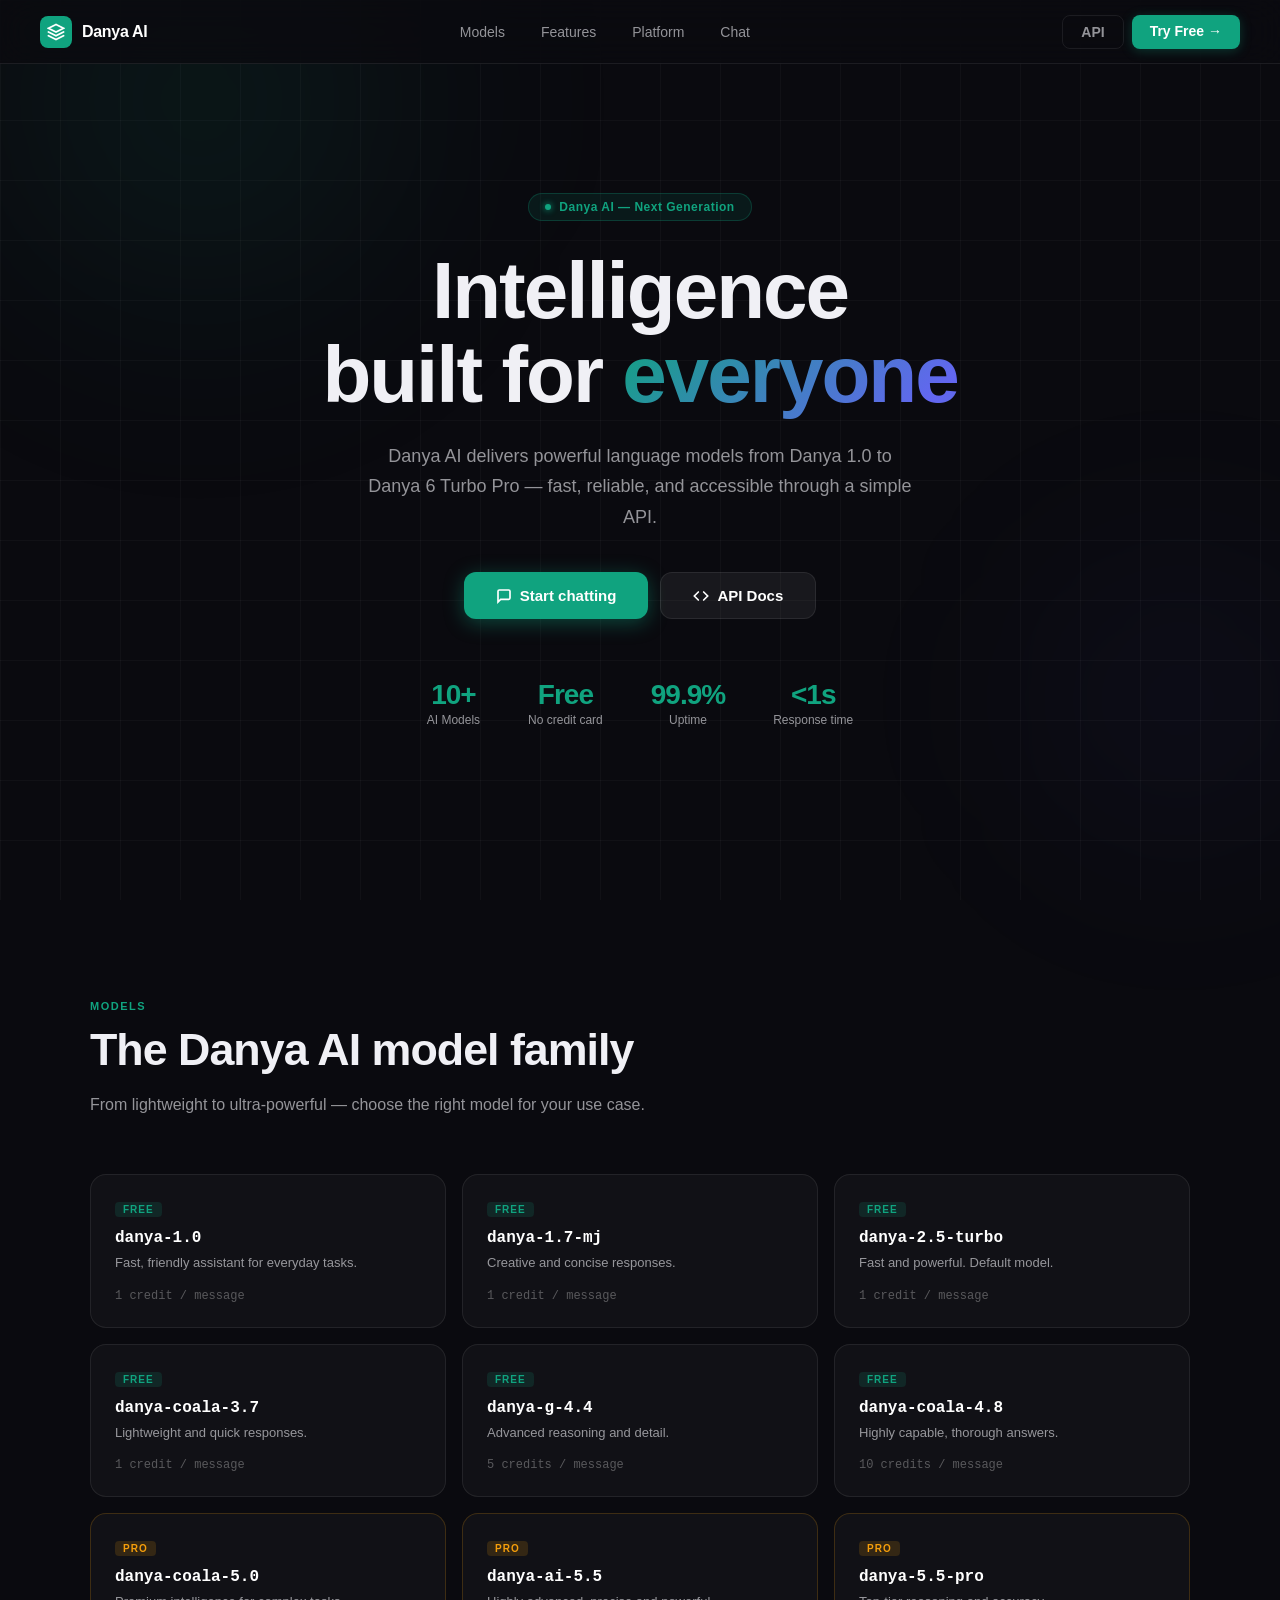
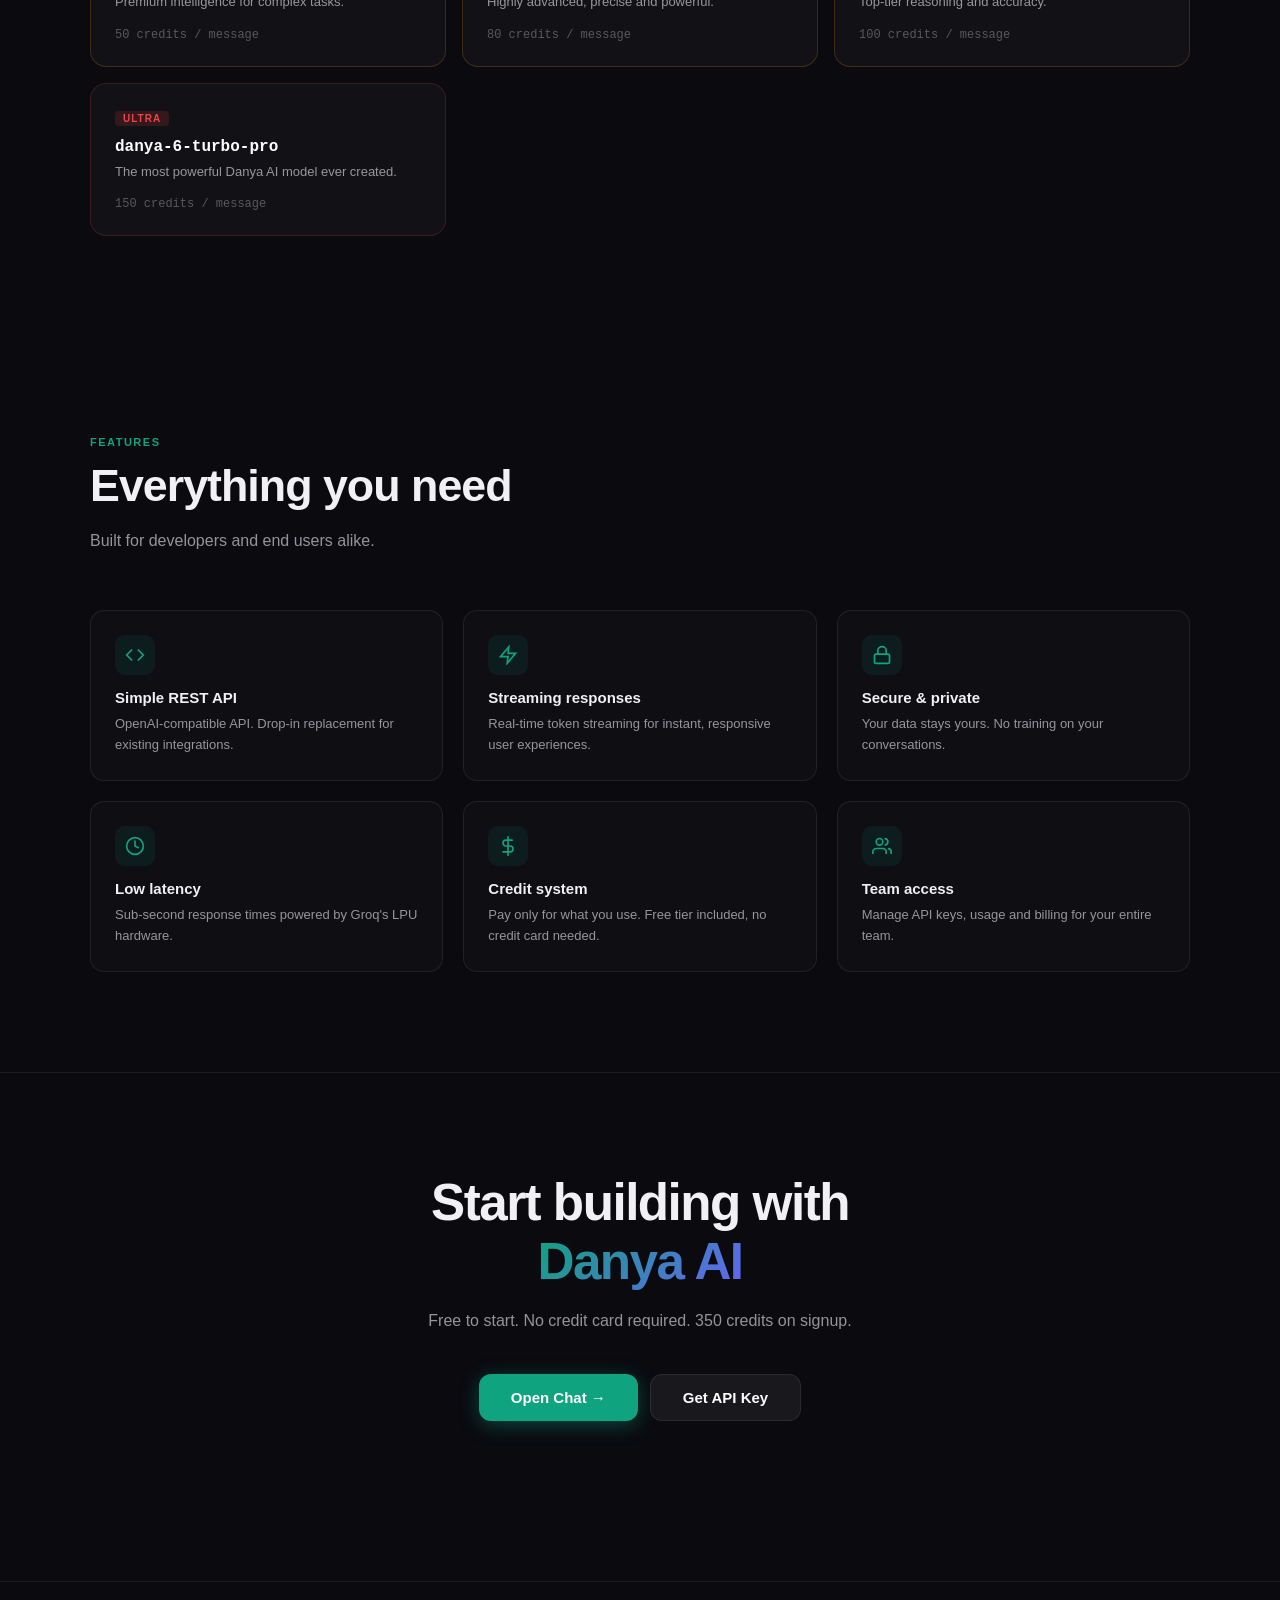
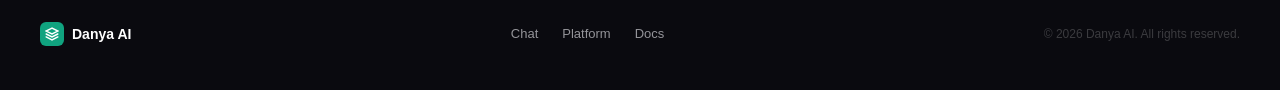
<file: index.html>
﻿<!DOCTYPE html>
<html lang="en">
<head>
<meta charset="UTF-8">
<meta name="viewport" content="width=device-width, initial-scale=1.0">
<title>Danya AI — The Future of Intelligence</title>
<link rel="icon" type="image/svg+xml" href="/icon.svg">
<style>
*{margin:0;padding:0;box-sizing:border-box}
:root{--c:#10a37f;--c2:#0d8a6b;--bg:#0a0a0f;--text:#f0f0f5;--text2:rgba(240,240,245,0.6);--border:rgba(255,255,255,0.08)}
html{scroll-behavior:smooth}
body{font-family:-apple-system,BlinkMacSystemFont,'Segoe UI',sans-serif;background:var(--bg);color:var(--text);overflow-x:hidden;min-height:100vh}

/* Grid bg */
.grid-bg{position:fixed;inset:0;z-index:0;pointer-events:none;background-image:linear-gradient(rgba(255,255,255,0.03) 1px,transparent 1px),linear-gradient(90deg,rgba(255,255,255,0.03) 1px,transparent 1px);background-size:60px 60px}

/* Orbs */
.orb{position:fixed;border-radius:50%;pointer-events:none;z-index:0;filter:blur(100px);animation:orbFloat 14s ease-in-out infinite}
.orb1{width:600px;height:600px;background:radial-gradient(circle,rgba(16,163,127,0.12),transparent 70%);top:-200px;left:-100px}
.orb2{width:400px;height:400px;background:radial-gradient(circle,rgba(99,102,241,0.08),transparent 70%);bottom:0;right:-100px;animation-delay:-7s}
@keyframes orbFloat{0%,100%{transform:translate(0,0)}50%{transform:translate(30px,-40px)}}

/* Header */
header{position:fixed;top:0;left:0;right:0;z-index:100;height:64px;padding:0 40px;display:flex;align-items:center;gap:32px;background:rgba(10,10,15,0.8);backdrop-filter:blur(20px);border-bottom:1px solid var(--border)}
.logo{display:flex;align-items:center;gap:10px;text-decoration:none;flex-shrink:0}
.logo-icon{width:32px;height:32px;background:var(--c);border-radius:8px;display:flex;align-items:center;justify-content:center}
.logo-text{font-size:16px;font-weight:800;color:#fff;letter-spacing:-0.3px}
nav{display:flex;gap:4px;flex:1;justify-content:center}
nav a{padding:7px 16px;border-radius:8px;color:var(--text2);font-size:14px;font-weight:500;text-decoration:none;transition:all 0.15s}
nav a:hover{color:#fff;background:rgba(255,255,255,0.06)}
.header-btns{display:flex;gap:8px}
.btn-ghost{padding:8px 18px;border-radius:8px;background:transparent;border:1px solid var(--border);color:var(--text2);font-size:14px;font-weight:600;text-decoration:none;transition:all 0.15s}
.btn-ghost:hover{border-color:rgba(255,255,255,0.2);color:#fff}
.btn-primary{padding:8px 18px;border-radius:8px;background:var(--c);color:#fff;font-size:14px;font-weight:700;text-decoration:none;transition:all 0.2s;box-shadow:0 2px 12px rgba(16,163,127,0.3)}
.btn-primary:hover{background:var(--c2);transform:translateY(-1px);box-shadow:0 4px 20px rgba(16,163,127,0.45)}

/* Hero */
.hero{position:relative;z-index:2;min-height:100vh;display:flex;align-items:center;justify-content:center;text-align:center;padding:80px 24px 60px}
.hero-inner{max-width:800px}
.eyebrow{display:inline-flex;align-items:center;gap:8px;background:rgba(16,163,127,0.1);border:1px solid rgba(16,163,127,0.25);border-radius:99px;padding:6px 16px;font-size:12px;font-weight:700;color:var(--c);letter-spacing:0.5px;margin-bottom:28px}
.eyebrow-dot{width:6px;height:6px;border-radius:50%;background:var(--c);box-shadow:0 0 6px var(--c);animation:pulse 2s infinite}
@keyframes pulse{0%,100%{opacity:1;transform:scale(1)}50%{opacity:0.5;transform:scale(1.5)}}
h1{font-size:clamp(2.8em,7vw,5em);font-weight:900;line-height:1.05;letter-spacing:-2px;margin-bottom:24px}
h1 em{font-style:normal;background:linear-gradient(135deg,var(--c),#6366f1,var(--c));background-size:200%;-webkit-background-clip:text;-webkit-text-fill-color:transparent;background-clip:text;animation:grad 4s ease infinite}
@keyframes grad{0%,100%{background-position:0%}50%{background-position:100%}}
.hero-sub{font-size:18px;color:var(--text2);line-height:1.7;margin-bottom:40px;max-width:560px;margin-left:auto;margin-right:auto}
.hero-btns{display:flex;gap:12px;justify-content:center;flex-wrap:wrap;margin-bottom:60px}
.btn-hero{padding:14px 32px;border-radius:12px;font-size:15px;font-weight:700;text-decoration:none;transition:all 0.25s;display:inline-flex;align-items:center;gap:8px}
.btn-hero-primary{background:var(--c);color:#fff;box-shadow:0 4px 20px rgba(16,163,127,0.4)}
.btn-hero-primary:hover{background:var(--c2);transform:translateY(-2px);box-shadow:0 8px 32px rgba(16,163,127,0.55)}
.btn-hero-secondary{background:rgba(255,255,255,0.06);border:1px solid var(--border);color:#fff}
.btn-hero-secondary:hover{background:rgba(255,255,255,0.1);border-color:rgba(255,255,255,0.15)}

/* Stats */
.stats{display:flex;gap:48px;justify-content:center;flex-wrap:wrap}
.stat{text-align:center}
.stat-num{font-size:28px;font-weight:900;color:var(--c);letter-spacing:-1px}
.stat-label{font-size:12px;color:var(--text2);font-weight:500;margin-top:2px}

/* Models section */
.section{position:relative;z-index:2;padding:100px 24px}
.section-inner{max-width:1100px;margin:0 auto}
.section-label{font-size:11px;font-weight:700;color:var(--c);letter-spacing:1.5px;text-transform:uppercase;margin-bottom:12px}
.section-title{font-size:clamp(1.8em,4vw,2.8em);font-weight:900;letter-spacing:-1px;margin-bottom:16px}
.section-sub{font-size:16px;color:var(--text2);line-height:1.7;max-width:560px;margin-bottom:56px}

/* Model cards */
.models-grid{display:grid;grid-template-columns:repeat(auto-fill,minmax(280px,1fr));gap:16px}
.model-card{background:rgba(255,255,255,0.03);border:1px solid var(--border);border-radius:16px;padding:24px;transition:all 0.3s;position:relative;overflow:hidden}
.model-card::before{content:'';position:absolute;inset:0;background:linear-gradient(135deg,rgba(16,163,127,0.04),transparent);opacity:0;transition:opacity 0.3s}
.model-card:hover{border-color:rgba(16,163,127,0.3);transform:translateY(-4px);box-shadow:0 12px 40px rgba(0,0,0,0.3)}
.model-card:hover::before{opacity:1}
.model-card.pro{border-color:rgba(245,158,11,0.2)}
.model-card.pro:hover{border-color:rgba(245,158,11,0.4)}
.model-card.ultra{border-color:rgba(239,68,68,0.2)}
.model-card.ultra:hover{border-color:rgba(239,68,68,0.4)}
.model-tier{font-size:10px;font-weight:700;letter-spacing:1px;text-transform:uppercase;padding:2px 8px;border-radius:4px;display:inline-block;margin-bottom:12px}
.tier-free{background:rgba(16,163,127,0.15);color:var(--c)}
.tier-pro{background:rgba(245,158,11,0.15);color:#f59e0b}
.tier-ultra{background:rgba(239,68,68,0.15);color:#ef4444}
.model-name{font-size:16px;font-weight:800;color:#fff;margin-bottom:6px;font-family:'SF Mono','Fira Code',monospace}
.model-desc{font-size:13px;color:var(--text2);line-height:1.5;margin-bottom:16px}
.model-cost{font-size:12px;color:rgba(255,255,255,0.3);font-family:monospace}

/* Features */
.features-grid{display:grid;grid-template-columns:repeat(3,1fr);gap:20px}
@media(max-width:768px){.features-grid{grid-template-columns:1fr}}
.feature{background:rgba(255,255,255,0.02);border:1px solid var(--border);border-radius:14px;padding:24px;transition:all 0.25s}
.feature:hover{background:rgba(255,255,255,0.04);border-color:rgba(255,255,255,0.12)}
.feature-icon{width:40px;height:40px;border-radius:10px;background:rgba(16,163,127,0.1);display:flex;align-items:center;justify-content:center;margin-bottom:14px}
.feature h3{font-size:15px;font-weight:700;margin-bottom:8px}
.feature p{font-size:13px;color:var(--text2);line-height:1.6}

/* CTA */
.cta-section{position:relative;z-index:2;padding:100px 24px;text-align:center;border-top:1px solid var(--border)}
.cta-inner{max-width:560px;margin:0 auto}
.cta-title{font-size:clamp(2em,5vw,3.2em);font-weight:900;letter-spacing:-1.5px;margin-bottom:16px}
.cta-sub{font-size:16px;color:var(--text2);line-height:1.7;margin-bottom:40px}

/* Footer */
footer{position:relative;z-index:2;padding:40px;border-top:1px solid var(--border);display:flex;align-items:center;justify-content:space-between;flex-wrap:wrap;gap:16px}
.footer-logo{display:flex;align-items:center;gap:8px;text-decoration:none}
.footer-links{display:flex;gap:24px}
.footer-links a{font-size:13px;color:var(--text2);text-decoration:none;transition:color 0.15s}
.footer-links a:hover{color:#fff}
.footer-copy{font-size:12px;color:rgba(255,255,255,0.2)}

@media(max-width:768px){
  header{padding:0 20px}
  nav{display:none}
  .models-grid{grid-template-columns:1fr}
  .stats{gap:24px}
}
</style>
</head>
<body>
<div class="grid-bg"></div>
<div class="orb orb1"></div>
<div class="orb orb2"></div>

<header>
  <a href="/" class="logo">
    <div class="logo-icon">
      <svg width="18" height="18" viewBox="0 0 24 24" fill="none" stroke="#fff" stroke-width="2.5" stroke-linecap="round"><path d="M12 2L2 7l10 5 10-5-10-5zM2 17l10 5 10-5M2 12l10 5 10-5"/></svg>
    </div>
    <span class="logo-text">Danya AI</span>
  </a>
  <nav>
    <a href="#models">Models</a>
    <a href="#features">Features</a>
    <a href="https://platform-danya-ai.up.railway.app">Platform</a>
    <a href="https://danya-ai.up.railway.app">Chat</a>
  </nav>
  <div class="header-btns">
    <a href="https://platform-danya-ai.up.railway.app" class="btn-ghost">API</a>
    <a href="https://danya-ai.up.railway.app" class="btn-primary">Try Free →</a>
  </div>
</header>

<section class="hero">
  <div class="hero-inner">
    <div class="eyebrow"><span class="eyebrow-dot"></span> Danya AI — Next Generation</div>
    <h1>Intelligence<br>built for <em>everyone</em></h1>
    <p class="hero-sub">Danya AI delivers powerful language models from Danya 1.0 to Danya 6 Turbo Pro — fast, reliable, and accessible through a simple API.</p>
    <div class="hero-btns">
      <a href="https://danya-ai.up.railway.app" class="btn-hero btn-hero-primary">
        <svg width="16" height="16" viewBox="0 0 24 24" fill="none" stroke="currentColor" stroke-width="2.5" stroke-linecap="round"><path d="M21 15a2 2 0 0 1-2 2H7l-4 4V5a2 2 0 0 1 2-2h14a2 2 0 0 1 2 2z"/></svg>
        Start chatting
      </a>
      <a href="https://platform-danya-ai.up.railway.app" class="btn-hero btn-hero-secondary">
        <svg width="16" height="16" viewBox="0 0 24 24" fill="none" stroke="currentColor" stroke-width="2.5" stroke-linecap="round"><polyline points="16 18 22 12 16 6"/><polyline points="8 6 2 12 8 18"/></svg>
        API Docs
      </a>
    </div>
    <div class="stats">
      <div class="stat"><div class="stat-num">10+</div><div class="stat-label">AI Models</div></div>
      <div class="stat"><div class="stat-num">Free</div><div class="stat-label">No credit card</div></div>
      <div class="stat"><div class="stat-num">99.9%</div><div class="stat-label">Uptime</div></div>
      <div class="stat"><div class="stat-num">&lt;1s</div><div class="stat-label">Response time</div></div>
    </div>
  </div>
</section>

<section class="section" id="models">
  <div class="section-inner">
    <div class="section-label">Models</div>
    <h2 class="section-title">The Danya AI model family</h2>
    <p class="section-sub">From lightweight to ultra-powerful — choose the right model for your use case.</p>
    <div class="models-grid">
      <div class="model-card"><span class="model-tier tier-free">Free</span><div class="model-name">danya-1.0</div><div class="model-desc">Fast, friendly assistant for everyday tasks.</div><div class="model-cost">1 credit / message</div></div>
      <div class="model-card"><span class="model-tier tier-free">Free</span><div class="model-name">danya-1.7-mj</div><div class="model-desc">Creative and concise responses.</div><div class="model-cost">1 credit / message</div></div>
      <div class="model-card"><span class="model-tier tier-free">Free</span><div class="model-name">danya-2.5-turbo</div><div class="model-desc">Fast and powerful. Default model.</div><div class="model-cost">1 credit / message</div></div>
      <div class="model-card"><span class="model-tier tier-free">Free</span><div class="model-name">danya-coala-3.7</div><div class="model-desc">Lightweight and quick responses.</div><div class="model-cost">1 credit / message</div></div>
      <div class="model-card"><span class="model-tier tier-free">Free</span><div class="model-name">danya-g-4.4</div><div class="model-desc">Advanced reasoning and detail.</div><div class="model-cost">5 credits / message</div></div>
      <div class="model-card"><span class="model-tier tier-free">Free</span><div class="model-name">danya-coala-4.8</div><div class="model-desc">Highly capable, thorough answers.</div><div class="model-cost">10 credits / message</div></div>
      <div class="model-card pro"><span class="model-tier tier-pro">Pro</span><div class="model-name">danya-coala-5.0</div><div class="model-desc">Premium intelligence for complex tasks.</div><div class="model-cost">50 credits / message</div></div>
      <div class="model-card pro"><span class="model-tier tier-pro">Pro</span><div class="model-name">danya-ai-5.5</div><div class="model-desc">Highly advanced, precise and powerful.</div><div class="model-cost">80 credits / message</div></div>
      <div class="model-card pro"><span class="model-tier tier-pro">Pro</span><div class="model-name">danya-5.5-pro</div><div class="model-desc">Top-tier reasoning and accuracy.</div><div class="model-cost">100 credits / message</div></div>
      <div class="model-card ultra"><span class="model-tier tier-ultra">Ultra</span><div class="model-name">danya-6-turbo-pro</div><div class="model-desc">The most powerful Danya AI model ever created.</div><div class="model-cost">150 credits / message</div></div>
    </div>
  </div>
</section>

<section class="section" id="features">
  <div class="section-inner">
    <div class="section-label">Features</div>
    <h2 class="section-title">Everything you need</h2>
    <p class="section-sub">Built for developers and end users alike.</p>
    <div class="features-grid">
      <div class="feature">
        <div class="feature-icon"><svg width="20" height="20" viewBox="0 0 24 24" fill="none" stroke="#10a37f" stroke-width="2" stroke-linecap="round"><polyline points="16 18 22 12 16 6"/><polyline points="8 6 2 12 8 18"/></svg></div>
        <h3>Simple REST API</h3>
        <p>OpenAI-compatible API. Drop-in replacement for existing integrations.</p>
      </div>
      <div class="feature">
        <div class="feature-icon"><svg width="20" height="20" viewBox="0 0 24 24" fill="none" stroke="#10a37f" stroke-width="2" stroke-linecap="round"><path d="M13 2L3 14h9l-1 8 10-12h-9l1-8z"/></svg></div>
        <h3>Streaming responses</h3>
        <p>Real-time token streaming for instant, responsive user experiences.</p>
      </div>
      <div class="feature">
        <div class="feature-icon"><svg width="20" height="20" viewBox="0 0 24 24" fill="none" stroke="#10a37f" stroke-width="2" stroke-linecap="round"><rect x="3" y="11" width="18" height="11" rx="2"/><path d="M7 11V7a5 5 0 0 1 10 0v4"/></svg></div>
        <h3>Secure & private</h3>
        <p>Your data stays yours. No training on your conversations.</p>
      </div>
      <div class="feature">
        <div class="feature-icon"><svg width="20" height="20" viewBox="0 0 24 24" fill="none" stroke="#10a37f" stroke-width="2" stroke-linecap="round"><circle cx="12" cy="12" r="10"/><polyline points="12 6 12 12 16 14"/></svg></div>
        <h3>Low latency</h3>
        <p>Sub-second response times powered by Groq's LPU hardware.</p>
      </div>
      <div class="feature">
        <div class="feature-icon"><svg width="20" height="20" viewBox="0 0 24 24" fill="none" stroke="#10a37f" stroke-width="2" stroke-linecap="round"><line x1="12" y1="1" x2="12" y2="23"/><path d="M17 5H9.5a3.5 3.5 0 0 0 0 7h5a3.5 3.5 0 0 1 0 7H6"/></svg></div>
        <h3>Credit system</h3>
        <p>Pay only for what you use. Free tier included, no credit card needed.</p>
      </div>
      <div class="feature">
        <div class="feature-icon"><svg width="20" height="20" viewBox="0 0 24 24" fill="none" stroke="#10a37f" stroke-width="2" stroke-linecap="round"><path d="M17 21v-2a4 4 0 0 0-4-4H5a4 4 0 0 0-4 4v2"/><circle cx="9" cy="7" r="4"/><path d="M23 21v-2a4 4 0 0 0-3-3.87"/><path d="M16 3.13a4 4 0 0 1 0 7.75"/></svg></div>
        <h3>Team access</h3>
        <p>Manage API keys, usage and billing for your entire team.</p>
      </div>
    </div>
  </div>
</section>

<section class="cta-section">
  <div class="cta-inner">
    <h2 class="cta-title">Start building with <em style="font-style:normal;background:linear-gradient(135deg,var(--c),#6366f1);-webkit-background-clip:text;-webkit-text-fill-color:transparent;background-clip:text">Danya AI</em></h2>
    <p class="cta-sub">Free to start. No credit card required. 350 credits on signup.</p>
    <div class="hero-btns">
      <a href="https://danya-ai.up.railway.app" class="btn-hero btn-hero-primary">Open Chat →</a>
      <a href="https://platform-danya-ai.up.railway.app" class="btn-hero btn-hero-secondary">Get API Key</a>
    </div>
  </div>
</section>

<footer>
  <a href="/" class="footer-logo">
    <div class="logo-icon" style="width:24px;height:24px;border-radius:6px"><svg width="14" height="14" viewBox="0 0 24 24" fill="none" stroke="#fff" stroke-width="2.5" stroke-linecap="round"><path d="M12 2L2 7l10 5 10-5-10-5zM2 17l10 5 10-5M2 12l10 5 10-5"/></svg></div>
    <span style="font-size:14px;font-weight:800;color:#fff">Danya AI</span>
  </a>
  <div class="footer-links">
    <a href="https://danya-ai.up.railway.app">Chat</a>
    <a href="https://platform-danya-ai.up.railway.app">Platform</a>
    <a href="https://platform-danya-ai.up.railway.app/docs">Docs</a>
  </div>
  <span class="footer-copy">© 2026 Danya AI. All rights reserved.</span>
</footer>
</body>
</html>
</file>
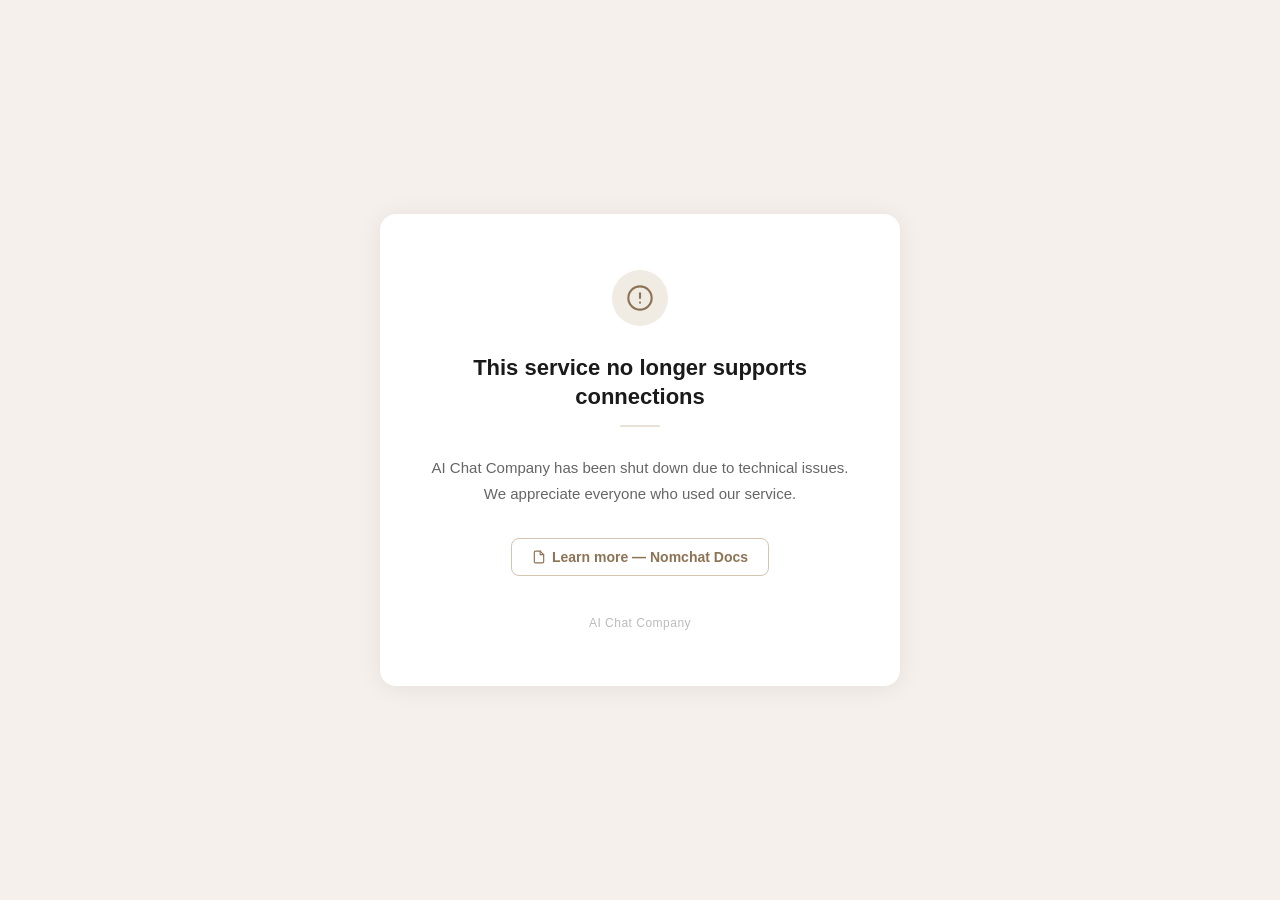
<file: close.html>
<!DOCTYPE html>
<html lang="en">
<head>
<meta charset="UTF-8">
<meta name="viewport" content="width=device-width, initial-scale=1.0">
<title>AI Chat Company — Service Closed</title>
<style>
  * { margin: 0; padding: 0; box-sizing: border-box; }
  body {
    font-family: -apple-system, BlinkMacSystemFont, 'Segoe UI', sans-serif;
    background: #f5f0eb;
    min-height: 100vh;
    display: flex;
    align-items: center;
    justify-content: center;
    padding: 20px;
  }
  .card {
    background: #fff;
    border-radius: 16px;
    padding: 56px 48px;
    max-width: 520px;
    width: 100%;
    text-align: center;
    box-shadow: 0 2px 24px rgba(0,0,0,0.07);
  }
  .icon {
    width: 56px;
    height: 56px;
    background: #f0ebe3;
    border-radius: 50%;
    display: flex;
    align-items: center;
    justify-content: center;
    margin: 0 auto 28px;
  }
  .icon svg { width: 28px; height: 28px; color: #8c7355; }
  h1 {
    font-size: 22px;
    font-weight: 700;
    color: #1a1a1a;
    margin-bottom: 14px;
    line-height: 1.3;
  }
  p {
    font-size: 15px;
    color: #666;
    line-height: 1.7;
    margin-bottom: 32px;
  }
  a.link {
    display: inline-flex;
    align-items: center;
    gap: 6px;
    color: #8c7355;
    font-size: 14px;
    font-weight: 600;
    text-decoration: none;
    border: 1.5px solid #d4c4b0;
    border-radius: 8px;
    padding: 10px 20px;
    transition: all 0.2s;
  }
  a.link:hover { background: #f5f0eb; border-color: #8c7355; }
  .divider {
    width: 40px;
    height: 2px;
    background: #e8e0d5;
    margin: 0 auto 28px;
    border-radius: 2px;
  }
  .brand {
    margin-top: 40px;
    font-size: 12px;
    color: #bbb;
    letter-spacing: 0.5px;
  }
</style>
</head>
<body>
<div class="card">
  <div class="icon">
    <svg viewBox="0 0 24 24" fill="none" stroke="currentColor" stroke-width="1.8" stroke-linecap="round" stroke-linejoin="round">
      <circle cx="12" cy="12" r="10"/>
      <line x1="12" y1="8" x2="12" y2="12"/>
      <line x1="12" y1="16" x2="12.01" y2="16"/>
    </svg>
  </div>
  <h1>This service no longer supports connections</h1>
  <div class="divider"></div>
  <p>AI Chat Company has been shut down due to technical issues. We appreciate everyone who used our service.</p>
  <a class="link" href="https://nomchat-id.up.railway.app/docs/aichat-closed.html" target="_blank">
    <svg width="14" height="14" viewBox="0 0 24 24" fill="none" stroke="currentColor" stroke-width="2" stroke-linecap="round" stroke-linejoin="round"><path d="M14 2H6a2 2 0 0 0-2 2v16a2 2 0 0 0 2 2h12a2 2 0 0 0 2-2V8z"/><polyline points="14 2 14 8 20 8"/></svg>
    Learn more — Nomchat Docs
  </a>
  <div class="brand">AI Chat Company</div>
</div>
</body>
</html>
</file>
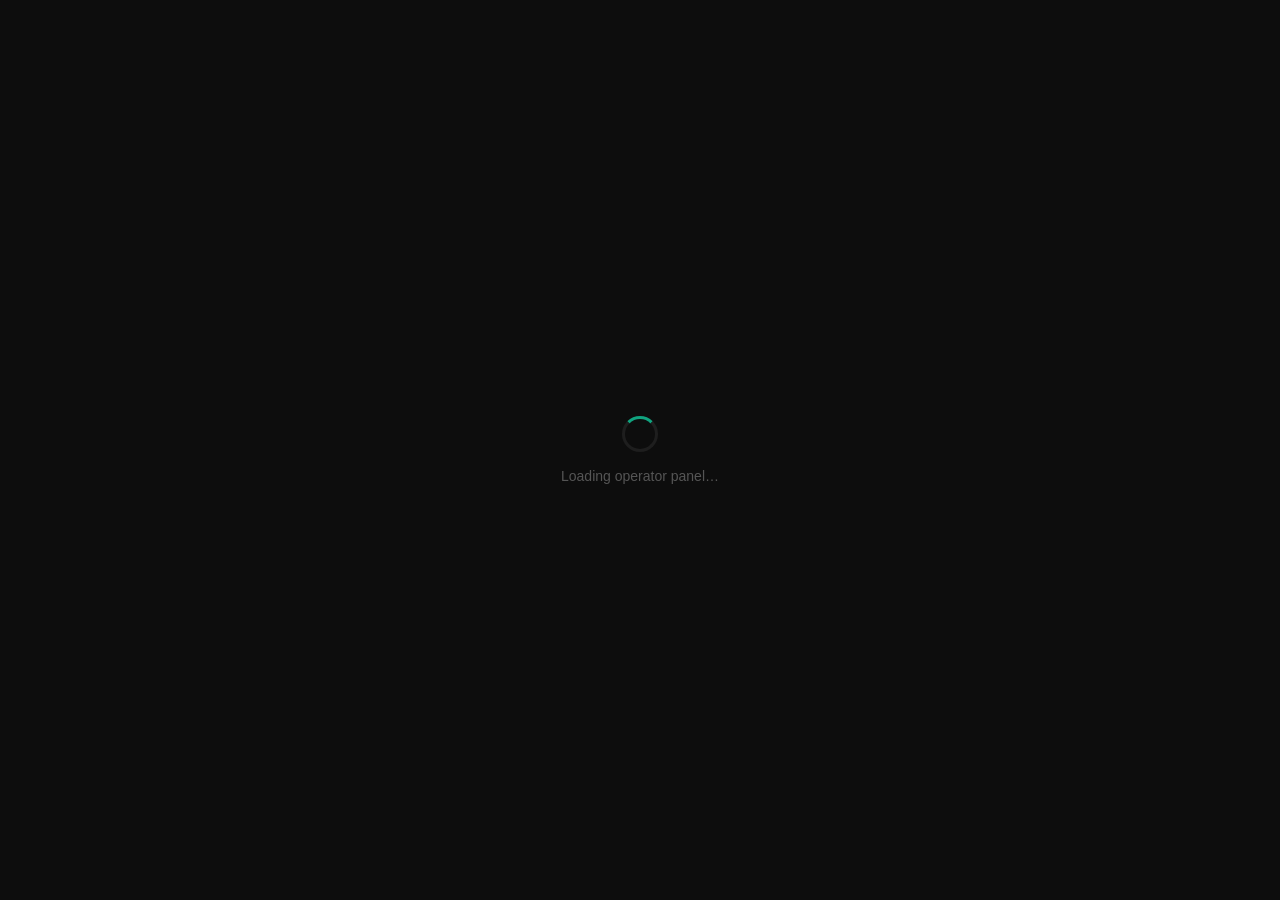
<file: operator.html>
﻿<!DOCTYPE html>
<html lang="en">
<head>
<meta charset="UTF-8">
<meta name="viewport" content="width=device-width, initial-scale=1.0">
<title>Operator Panel — AI Chat Company</title>
<style>
/* ── Reset & Base ── */
*, *::before, *::after { margin: 0; padding: 0; box-sizing: border-box; }
html, body { height: 100%; overflow: hidden; }
body {
  font-family: -apple-system, BlinkMacSystemFont, 'Segoe UI', 'Inter', sans-serif;
  background: #0d0d0d;
  color: #e8e8e8;
  -webkit-font-smoothing: antialiased;
}

/* ── Scrollbars ── */
::-webkit-scrollbar { width: 5px; }
::-webkit-scrollbar-track { background: transparent; }
::-webkit-scrollbar-thumb { background: #2a2a2a; border-radius: 99px; }
::-webkit-scrollbar-thumb:hover { background: #3a3a3a; }

/* ── Layout ── */
.app {
  display: flex;
  height: 100vh;
  overflow: hidden;
}

/* ── Access Denied Overlay ── */
.access-denied {
  position: fixed; inset: 0; z-index: 9999;
  background: #0d0d0d;
  display: flex; align-items: center; justify-content: center;
  flex-direction: column; gap: 16px;
  display: none;
}
.access-denied.show { display: flex; }
.access-denied-icon { font-size: 56px; }
.access-denied h2 { font-size: 24px; font-weight: 800; color: #e8e8e8; }
.access-denied p { color: #666; font-size: 15px; }
.access-denied a {
  margin-top: 8px; padding: 10px 24px;
  background: #10a37f; color: #fff;
  border-radius: 8px; text-decoration: none;
  font-weight: 700; font-size: 14px;
  transition: background 0.2s;
}
.access-denied a:hover { background: #0d8a6b; }

/* ── Loading Overlay ── */
.loading-overlay {
  position: fixed; inset: 0; z-index: 9998;
  background: #0d0d0d;
  display: flex; align-items: center; justify-content: center;
  flex-direction: column; gap: 16px;
}
.loading-overlay.hidden { display: none; }
.spinner {
  width: 36px; height: 36px;
  border: 3px solid #1e1e1e;
  border-top-color: #10a37f;
  border-radius: 50%;
  animation: spin 0.7s linear infinite;
}
@keyframes spin { to { transform: rotate(360deg); } }
.loading-overlay p { color: #555; font-size: 14px; }

/* ══════════════════════════════════════
   LEFT COLUMN — Sessions List
══════════════════════════════════════ */
.col-sessions {
  width: 260px;
  flex-shrink: 0;
  background: #111111;
  border-right: 1px solid #1e1e1e;
  display: flex;
  flex-direction: column;
  overflow: hidden;
}
.col-sessions-header {
  padding: 16px 16px 12px;
  border-bottom: 1px solid #1e1e1e;
  flex-shrink: 0;
}
.col-sessions-header h1 {
  font-size: 13px; font-weight: 800;
  color: #e8e8e8; letter-spacing: 0.3px;
  display: flex; align-items: center; gap: 8px;
}
.op-logo {
  width: 26px; height: 26px;
  background: #10a37f;
  border-radius: 7px;
  display: flex; align-items: center; justify-content: center;
  font-size: 13px;
}
.sessions-meta {
  margin-top: 8px;
  display: flex; align-items: center; justify-content: space-between;
}
.sessions-count {
  font-size: 11px; color: #555;
}
.live-badge {
  display: flex; align-items: center; gap: 5px;
  font-size: 10px; font-weight: 700; color: #10a37f;
  letter-spacing: 0.5px;
}
.live-dot {
  width: 6px; height: 6px;
  background: #10a37f; border-radius: 50%;
  animation: livePulse 2s ease-in-out infinite;
}
@keyframes livePulse {
  0%,100% { opacity: 1; transform: scale(1); }
  50% { opacity: 0.4; transform: scale(1.4); }
}
.sessions-list {
  flex: 1;
  overflow-y: auto;
  padding: 8px 0;
}
.session-item {
  padding: 12px 14px;
  cursor: pointer;
  transition: background 0.15s;
  border-left: 3px solid transparent;
  position: relative;
}
.session-item:hover { background: rgba(255,255,255,0.03); }
.session-item.active {
  background: rgba(16,163,127,0.08);
  border-left-color: #10a37f;
}
.session-item-top {
  display: flex; align-items: center; gap: 10px;
  margin-bottom: 6px;
}
.session-avatar {
  width: 34px; height: 34px;
  border-radius: 50%;
  background: linear-gradient(135deg, #1e3a2e, #10a37f);
  display: flex; align-items: center; justify-content: center;
  font-size: 16px; flex-shrink: 0;
  position: relative;
}
.online-dot {
  position: absolute;
  bottom: 1px; right: 1px;
  width: 9px; height: 9px;
  background: #22c55e;
  border: 2px solid #111;
  border-radius: 50%;
}
.session-info { flex: 1; min-width: 0; }
.session-name {
  font-size: 13px; font-weight: 700;
  color: #e8e8e8;
  white-space: nowrap; overflow: hidden; text-overflow: ellipsis;
}
.session-time {
  font-size: 10px; color: #444;
  flex-shrink: 0;
}
.session-preview {
  font-size: 12px; color: #555;
  white-space: nowrap; overflow: hidden; text-overflow: ellipsis;
  padding-left: 44px;
}
.op-badge {
  display: inline-flex; align-items: center; gap: 4px;
  background: rgba(251,191,36,0.12);
  border: 1px solid rgba(251,191,36,0.25);
  color: #fbbf24;
  font-size: 9px; font-weight: 800;
  padding: 2px 7px; border-radius: 99px;
  letter-spacing: 0.5px;
  margin-left: 4px;
}
.sessions-empty {
  padding: 40px 20px; text-align: center;
  color: #444; font-size: 13px;
}

/* ══════════════════════════════════════
   MIDDLE COLUMN — Chat View
══════════════════════════════════════ */
.col-chat {
  flex: 1;
  display: flex;
  flex-direction: column;
  overflow: hidden;
  background: #0d0d0d;
  min-width: 0;
}

/* Empty state */
.chat-empty {
  flex: 1;
  display: flex; align-items: center; justify-content: center;
  flex-direction: column; gap: 12px;
  color: #333;
}
.chat-empty-icon { font-size: 48px; opacity: 0.4; }
.chat-empty h3 { font-size: 16px; font-weight: 700; color: #444; }
.chat-empty p { font-size: 13px; color: #333; }

/* Topbar */
.chat-topbar {
  height: 60px;
  padding: 0 20px;
  border-bottom: 1px solid #1a1a1a;
  display: flex; align-items: center; gap: 14px;
  flex-shrink: 0;
  background: #111;
}
.chat-topbar-avatar {
  width: 36px; height: 36px;
  border-radius: 50%;
  background: linear-gradient(135deg, #1e3a2e, #10a37f);
  display: flex; align-items: center; justify-content: center;
  font-size: 18px; flex-shrink: 0;
}
.chat-topbar-info { flex: 1; min-width: 0; }
.chat-topbar-name {
  font-size: 14px; font-weight: 700; color: #e8e8e8;
}
.chat-topbar-sub {
  font-size: 11px; color: #555;
}
.chat-topbar-actions { display: flex; gap: 8px; }
.btn-takeover {
  padding: 7px 16px;
  background: #10a37f;
  color: #fff; border: none;
  border-radius: 8px; font-size: 13px; font-weight: 700;
  cursor: pointer; transition: all 0.2s;
  font-family: inherit;
  display: flex; align-items: center; gap: 6px;
}
.btn-takeover:hover { background: #0d8a6b; transform: translateY(-1px); }
.btn-release {
  padding: 7px 16px;
  background: rgba(251,191,36,0.12);
  color: #fbbf24; border: 1px solid rgba(251,191,36,0.3);
  border-radius: 8px; font-size: 13px; font-weight: 700;
  cursor: pointer; transition: all 0.2s;
  font-family: inherit;
  display: flex; align-items: center; gap: 6px;
}
.btn-release:hover { background: rgba(251,191,36,0.2); }

/* Operator banner */
.op-banner {
  padding: 8px 20px;
  background: rgba(251,191,36,0.08);
  border-bottom: 1px solid rgba(251,191,36,0.15);
  font-size: 12px; font-weight: 700;
  color: #fbbf24;
  display: flex; align-items: center; gap: 8px;
  display: none;
}
.op-banner.show { display: flex; }

/* Messages */
.chat-messages {
  flex: 1;
  overflow-y: auto;
  padding: 20px;
  display: flex;
  flex-direction: column;
  gap: 14px;
}
.msg-row {
  display: flex;
  gap: 10px;
  align-items: flex-end;
  animation: msgIn 0.25s ease;
}
@keyframes msgIn {
  from { opacity: 0; transform: translateY(6px); }
  to { opacity: 1; transform: translateY(0); }
}
.msg-row.user { flex-direction: row-reverse; }
.msg-row.operator { justify-content: center; }
.msg-av {
  width: 28px; height: 28px;
  border-radius: 50%;
  display: flex; align-items: center; justify-content: center;
  font-size: 13px; flex-shrink: 0;
}
.msg-av.ai-av { background: #10a37f; color: #fff; font-size: 11px; font-weight: 800; }
.msg-av.user-av { background: #1e1e2e; color: #e8e8e8; font-size: 11px; font-weight: 800; }
.msg-bubble-wrap { max-width: 68%; display: flex; flex-direction: column; gap: 3px; }
.msg-row.user .msg-bubble-wrap { align-items: flex-end; }
.msg-bubble {
  padding: 10px 14px;
  border-radius: 14px;
  font-size: 14px; line-height: 1.6;
  word-break: break-word;
}
.msg-row.ai .msg-bubble {
  background: #1a1a1a;
  border: 1px solid #222;
  color: #d4d4d4;
  border-bottom-left-radius: 4px;
}
.msg-row.user .msg-bubble {
  background: #10a37f;
  color: #fff;
  border-bottom-right-radius: 4px;
}
.msg-row.operator .msg-bubble {
  background: rgba(251,191,36,0.1);
  border: 1px solid rgba(251,191,36,0.25);
  color: #fbbf24;
  border-radius: 10px;
  font-size: 13px;
  max-width: 70%;
  text-align: center;
}
.msg-time {
  font-size: 10px; color: #444;
  padding: 0 4px;
}
.msg-row.operator .msg-time { text-align: center; color: #555; }

/* Typing indicator */
.typing-indicator {
  display: flex; gap: 10px; align-items: flex-end;
  display: none;
}
.typing-indicator.show { display: flex; }
.typing-dots {
  background: #1a1a1a; border: 1px solid #222;
  border-radius: 14px; border-bottom-left-radius: 4px;
  padding: 12px 16px;
  display: flex; gap: 4px; align-items: center;
}
.typing-dots span {
  width: 5px; height: 5px;
  background: #555; border-radius: 50%;
  animation: typeDot 1.2s ease-in-out infinite;
}
.typing-dots span:nth-child(2) { animation-delay: 0.2s; }
.typing-dots span:nth-child(3) { animation-delay: 0.4s; }
@keyframes typeDot {
  0%,60%,100% { transform: translateY(0); opacity: 0.4; }
  30% { transform: translateY(-5px); opacity: 1; }
}

/* Input area */
.chat-input-area {
  padding: 14px 20px;
  border-top: 1px solid #1a1a1a;
  background: #111;
  flex-shrink: 0;
}
.chat-input-wrap {
  display: flex; gap: 10px; align-items: flex-end;
}
.chat-textarea {
  flex: 1;
  background: #1a1a1a;
  border: 1px solid #2a2a2a;
  border-radius: 12px;
  padding: 11px 14px;
  color: #e8e8e8;
  font-size: 14px; font-family: inherit;
  resize: none; outline: none;
  min-height: 44px; max-height: 120px;
  line-height: 1.5;
  transition: border-color 0.2s;
}
.chat-textarea:focus { border-color: #10a37f; }
.chat-textarea:disabled {
  opacity: 0.35; cursor: not-allowed;
}
.chat-textarea::placeholder { color: #444; }
.btn-send {
  width: 44px; height: 44px;
  background: #10a37f; border: none;
  border-radius: 10px; color: #fff;
  font-size: 18px; cursor: pointer;
  display: flex; align-items: center; justify-content: center;
  transition: all 0.2s; flex-shrink: 0;
}
.btn-send:hover:not(:disabled) { background: #0d8a6b; transform: scale(1.05); }
.btn-send:disabled { background: #1e1e1e; color: #333; cursor: not-allowed; transform: none; }
.input-hint {
  margin-top: 6px;
  font-size: 11px; color: #333;
  text-align: center;
}

/* ══════════════════════════════════════
   RIGHT COLUMN — User Info
══════════════════════════════════════ */
.col-info {
  width: 280px;
  flex-shrink: 0;
  background: #111;
  border-left: 1px solid #1e1e1e;
  display: flex;
  flex-direction: column;
  overflow-y: auto;
}
.info-empty {
  flex: 1;
  display: flex; align-items: center; justify-content: center;
  color: #333; font-size: 13px; text-align: center;
  padding: 20px;
}
.info-panel { padding: 20px; display: flex; flex-direction: column; gap: 20px; }

/* User card */
.user-card {
  background: #161616;
  border: 1px solid #1e1e1e;
  border-radius: 14px;
  padding: 18px;
  text-align: center;
}
.user-card-avatar {
  width: 56px; height: 56px;
  border-radius: 50%;
  background: linear-gradient(135deg, #1e3a2e, #10a37f);
  display: flex; align-items: center; justify-content: center;
  font-size: 26px; margin: 0 auto 12px;
}
.user-card-name {
  font-size: 15px; font-weight: 800; color: #e8e8e8;
  margin-bottom: 4px;
}
.user-card-email {
  font-size: 12px; color: #555;
  margin-bottom: 10px;
  word-break: break-all;
}
.plan-badge {
  display: inline-block;
  padding: 3px 12px; border-radius: 99px;
  font-size: 11px; font-weight: 800;
  letter-spacing: 0.5px;
}
.plan-free { background: rgba(100,100,100,0.15); color: #888; border: 1px solid #2a2a2a; }
.plan-pro { background: rgba(16,163,127,0.12); color: #10a37f; border: 1px solid rgba(16,163,127,0.25); }
.plan-ultra { background: linear-gradient(135deg, rgba(124,58,237,0.15), rgba(16,163,127,0.1)); color: #a78bfa; border: 1px solid rgba(124,58,237,0.25); }
.plan-max { background: rgba(59,130,246,0.12); color: #60a5fa; border: 1px solid rgba(59,130,246,0.25); }

/* Credits */
.credits-card {
  background: #161616;
  border: 1px solid #1e1e1e;
  border-radius: 14px;
  padding: 16px;
}
.credits-label {
  font-size: 11px; font-weight: 700; color: #555;
  letter-spacing: 0.5px; text-transform: uppercase;
  margin-bottom: 10px;
}
.credits-total {
  font-size: 28px; font-weight: 900; color: #e8e8e8;
  margin-bottom: 10px;
}
.credits-bar-wrap {
  height: 6px; background: #1e1e1e;
  border-radius: 99px; overflow: hidden;
  margin-bottom: 8px;
}
.credits-bar-inner { height: 100%; border-radius: 99px; display: flex; }
.credits-bar-bonus { background: #10a37f; }
.credits-bar-regular { background: #3b82f6; }
.credits-legend {
  display: flex; gap: 12px;
  font-size: 11px; color: #555;
}
.credits-legend span { display: flex; align-items: center; gap: 5px; }
.legend-dot { width: 7px; height: 7px; border-radius: 50%; }

/* Info rows */
.info-rows {
  background: #161616;
  border: 1px solid #1e1e1e;
  border-radius: 14px;
  overflow: hidden;
}
.info-row {
  display: flex; justify-content: space-between; align-items: center;
  padding: 11px 14px;
  border-bottom: 1px solid #1e1e1e;
  font-size: 13px;
}
.info-row:last-child { border-bottom: none; }
.info-row-label { color: #555; }
.info-row-value { color: #e8e8e8; font-weight: 600; }

/* Stats */
.stats-card {
  background: #161616;
  border: 1px solid #1e1e1e;
  border-radius: 14px;
  padding: 16px;
}
.stats-grid { display: grid; grid-template-columns: 1fr 1fr; gap: 10px; }
.stat-box {
  background: #1a1a1a;
  border-radius: 10px; padding: 12px;
  text-align: center;
}
.stat-num { font-size: 20px; font-weight: 900; color: #10a37f; }
.stat-lbl { font-size: 10px; color: #555; margin-top: 2px; }

/* Actions */
.actions-card {
  background: #161616;
  border: 1px solid #1e1e1e;
  border-radius: 14px;
  padding: 16px;
  display: flex; flex-direction: column; gap: 10px;
}
.give-credits-row {
  display: flex; gap: 8px;
}
.give-credits-input {
  flex: 1;
  background: #1a1a1a; border: 1px solid #2a2a2a;
  border-radius: 8px; padding: 8px 12px;
  color: #e8e8e8; font-size: 13px; font-family: inherit;
  outline: none; transition: border-color 0.2s;
}
.give-credits-input:focus { border-color: #10a37f; }
.give-credits-input::placeholder { color: #444; }
.btn-give {
  padding: 8px 14px;
  background: #10a37f; color: #fff; border: none;
  border-radius: 8px; font-size: 12px; font-weight: 700;
  cursor: pointer; transition: background 0.2s;
  font-family: inherit; white-space: nowrap;
}
.btn-give:hover { background: #0d8a6b; }
.btn-ban {
  width: 100%; padding: 9px;
  background: rgba(239,68,68,0.08);
  border: 1px solid rgba(239,68,68,0.2);
  color: #f87171; border-radius: 8px;
  font-size: 13px; font-weight: 700;
  cursor: pointer; transition: all 0.2s;
  font-family: inherit;
}
.btn-ban:hover { background: rgba(239,68,68,0.15); }

/* Toast */
.toast-container {
  position: fixed; bottom: 24px; right: 24px;
  z-index: 9999;
  display: flex; flex-direction: column; gap: 8px;
}
.toast {
  padding: 12px 18px;
  border-radius: 10px;
  font-size: 13px; font-weight: 600;
  animation: toastIn 0.3s ease;
  max-width: 280px;
}
@keyframes toastIn {
  from { opacity: 0; transform: translateY(10px); }
  to { opacity: 1; transform: translateY(0); }
}
.toast.success { background: #10a37f; color: #fff; }
.toast.error { background: #ef4444; color: #fff; }
.toast.info { background: #1e1e1e; color: #e8e8e8; border: 1px solid #2a2a2a; }
</style>
</head>
<body>

<!-- Loading -->
<div class="loading-overlay" id="loadingOverlay">
  <div class="spinner"></div>
  <p>Loading operator panel…</p>
</div>

<!-- Access Denied -->
<div class="access-denied" id="accessDenied">
  <div class="access-denied-icon">🔒</div>
  <h2>Access Denied</h2>
  <p>You don't have operator permissions.</p>
  <a href="/index.html">Go Home</a>
</div>

<!-- Main App -->
<div class="app" id="app" style="display:none">

  <!-- LEFT: Sessions -->
  <div class="col-sessions">
    <div class="col-sessions-header">
      <h1>
        <div class="op-logo">⚡</div>
        Operator Panel
      </h1>
      <div class="sessions-meta">
        <span class="sessions-count" id="sessionsCount">0 sessions</span>
        <span class="live-badge"><span class="live-dot"></span>LIVE</span>
      </div>
    </div>
    <div class="sessions-list" id="sessionsList">
      <div class="sessions-empty">No active sessions</div>
    </div>
  </div>

  <!-- MIDDLE: Chat -->
  <div class="col-chat">
    <!-- Empty state -->
    <div class="chat-empty" id="chatEmpty">
      <div class="chat-empty-icon">💬</div>
      <h3>Select a session</h3>
      <p>Choose a conversation from the left panel</p>
    </div>

    <!-- Chat view (hidden until session selected) -->
    <div id="chatView" style="display:none; flex:1; flex-direction:column; overflow:hidden; display:none">
      <!-- Topbar -->
      <div class="chat-topbar">
        <div class="chat-topbar-avatar" id="topbarAvatar">👤</div>
        <div class="chat-topbar-info">
          <div class="chat-topbar-name" id="topbarName">—</div>
          <div class="chat-topbar-sub" id="topbarSub">—</div>
        </div>
        <div class="chat-topbar-actions">
          <button class="btn-takeover" id="btnTakeover" onclick="takeover()">⚡ Take Over</button>
          <button class="btn-release" id="btnRelease" onclick="release()" style="display:none">✕ Release</button>
        </div>
      </div>

      <!-- Operator banner -->
      <div class="op-banner" id="opBanner">
        ⚡ Operator mode — your messages appear as AI to the user
      </div>

      <!-- Messages -->
      <div class="chat-messages" id="chatMessages">
        <div class="typing-indicator" id="typingIndicator">
          <div class="msg-av ai-av">AI</div>
          <div class="typing-dots">
            <span></span><span></span><span></span>
          </div>
        </div>
      </div>

      <!-- Input -->
      <div class="chat-input-area">
        <div class="chat-input-wrap">
          <textarea
            class="chat-textarea"
            id="chatInput"
            placeholder="Type a message as AI… (disabled until takeover)"
            rows="1"
            disabled
          ></textarea>
          <button class="btn-send" id="btnSend" onclick="sendMessage()" disabled>
            <svg width="18" height="18" viewBox="0 0 24 24" fill="none" stroke="currentColor" stroke-width="2.5" stroke-linecap="round" stroke-linejoin="round">
              <line x1="22" y1="2" x2="11" y2="13"></line>
              <polygon points="22 2 15 22 11 13 2 9 22 2"></polygon>
            </svg>
          </button>
        </div>
        <div class="input-hint" id="inputHint">Take over the session to send messages</div>
      </div>
    </div>
  </div>

  <!-- RIGHT: User Info -->
  <div class="col-info">
    <div class="info-empty" id="infoEmpty">Select a session to view user details</div>
    <div class="info-panel" id="infoPanel" style="display:none">

      <!-- User card -->
      <div class="user-card">
        <div class="user-card-avatar" id="infoAvatar">👤</div>
        <div class="user-card-name" id="infoName">—</div>
        <div class="user-card-email" id="infoEmail">—</div>
        <span class="plan-badge plan-free" id="infoPlan">Free</span>
      </div>

      <!-- Credits -->
      <div class="credits-card">
        <div class="credits-label">Credits</div>
        <div class="credits-total" id="infoCredits">—</div>
        <div class="credits-bar-wrap">
          <div class="credits-bar-inner" id="creditsBar">
            <div class="credits-bar-bonus" id="creditsBonus" style="width:0%"></div>
            <div class="credits-bar-regular" id="creditsRegular" style="width:0%"></div>
          </div>
        </div>
        <div class="credits-legend">
          <span><span class="legend-dot" style="background:#10a37f"></span>Bonus</span>
          <span><span class="legend-dot" style="background:#3b82f6"></span>Regular</span>
        </div>
      </div>

      <!-- Info rows -->
      <div class="info-rows">
        <div class="info-row">
          <span class="info-row-label">Joined</span>
          <span class="info-row-value" id="infoJoined">—</span>
        </div>
        <div class="info-row">
          <span class="info-row-label">Last login</span>
          <span class="info-row-value" id="infoLastLogin">—</span>
        </div>
        <div class="info-row">
          <span class="info-row-label">Session ID</span>
          <span class="info-row-value" id="infoSessionId">—</span>
        </div>
      </div>

      <!-- Stats -->
      <div class="stats-card">
        <div class="credits-label" style="margin-bottom:12px">Session Stats</div>
        <div class="stats-grid">
          <div class="stat-box">
            <div class="stat-num" id="statMessages">0</div>
            <div class="stat-lbl">Messages</div>
          </div>
          <div class="stat-box">
            <div class="stat-num" id="statDuration">—</div>
            <div class="stat-lbl">Duration</div>
          </div>
        </div>
      </div>

      <!-- Actions -->
      <div class="actions-card">
        <div class="credits-label">Actions</div>
        <div class="give-credits-row">
          <input type="number" class="give-credits-input" id="giveCreditsInput" placeholder="Credits amount" min="1" max="10000">
          <button class="btn-give" onclick="giveCredits('add')">Add</button>
          <button class="btn-give" onclick="giveCredits('set')" style="background:#3b82f6">Set to</button>
        </div>
        <button class="btn-ban" id="btnBan" data-banned="false" onclick="banUser()">🚫 Ban User</button>
      </div>

    </div>
  </div>

</div>

<!-- Toast container -->
<div class="toast-container" id="toastContainer"></div>

<script>
// ── State ──────────────────────────────────────────────────────────────
let currentSession = null;
let currentUser = null;
let currentUserId = null;  // ID юзера текущей сессии
let sessions = [];
let lastMsgId = 0;
let pollInterval = null;
let sessionsInterval = null;
let operatorMode = false;
let me = null;

// ── Init ───────────────────────────────────────────────────────────────
async function init() {
  try {
    const r = await fetch('/api/auth/me', { credentials: 'include' });
    if (!r.ok) { showAccessDenied(); return; }
    me = await r.json();

    const r2 = await fetch('/api/operator/sessions', { credentials: 'include' });
    if (r2.status === 403) { showAccessDenied(); return; }

    document.getElementById('loadingOverlay').classList.add('hidden');
    document.getElementById('app').style.display = 'flex';

    const data = await r2.json();
    renderSessions(data);

    sessionsInterval = setInterval(pollSessions, 3000);
  } catch(e) {
    showAccessDenied();
  }
}

function showAccessDenied() {
  document.getElementById('loadingOverlay').classList.add('hidden');
  document.getElementById('accessDenied').classList.add('show');
}

// ── Sessions ───────────────────────────────────────────────────────────
async function pollSessions() {
  try {
    const r = await fetch('/api/operator/sessions', { credentials: 'include' });
    if (!r.ok) return;
    const data = await r.json();
    renderSessions(data);
  } catch(e) {}
}

function renderSessions(data) {
  sessions = data;
  const list = document.getElementById('sessionsList');
  const count = document.getElementById('sessionsCount');
  count.textContent = `${data.length} session${data.length !== 1 ? 's' : ''}`;

  if (!data.length) {
    list.innerHTML = '<div class="sessions-empty">No active sessions</div>';
    return;
  }

  list.innerHTML = data.map(s => {
    const u = s.user || {};
    const name = u.username || 'Unknown';
    const avatar = getAvatar(name);
    const lastMsg = s.messages && s.messages[0] ? s.messages[0].content : 'No messages yet';
    const preview = lastMsg.length > 40 ? lastMsg.slice(0, 40) + '…' : lastMsg;
    const time = s.updated_at ? formatTime(s.updated_at) : '';
    const isActive = currentSession && currentSession.id === s.id;
    const opBadge = s.operator_on ? '<span class="op-badge">⚡ OP</span>' : '';

    return `<div class="session-item ${isActive ? 'active' : ''}" onclick="selectSession(${s.id})">
      <div class="session-item-top">
        <div class="session-avatar">
          ${avatar}
          <span class="online-dot"></span>
        </div>
        <div class="session-info">
          <div class="session-name">${escHtml(name)}${opBadge}</div>
        </div>
        <span class="session-time">${time}</span>
      </div>
      <div class="session-preview">${escHtml(preview)}</div>
    </div>`;
  }).join('');
}

// ── Select Session ─────────────────────────────────────────────────────
async function selectSession(id) {
  if (pollInterval) clearInterval(pollInterval);

  const s = sessions.find(x => x.id === id);
  if (!s) return;

  currentSession = s;
  operatorMode = s.operator_on;
  lastMsgId = 0;

  // Update sessions list highlight
  renderSessions(sessions);

  // Show chat view
  document.getElementById('chatEmpty').style.display = 'none';
  const chatView = document.getElementById('chatView');
  chatView.style.display = 'flex';
  chatView.style.flexDirection = 'column';
  chatView.style.overflow = 'hidden';
  chatView.style.flex = '1';

  // Load full session
  try {
    const r = await fetch(`/api/operator/session/${id}`, { credentials: 'include' });
    const data = await r.json();
    currentSession = data;

    // Topbar
    const u = sessions.find(x => x.id === id)?.user || {};
    currentUserId = data.user_id || data.user?.id || u.id || null;  // сохраняем ID юзера
    updateTopbar(u, data);
    updateInfoPanel(u, data);
    renderMessages(data.messages || []);

    if (data.messages && data.messages.length) {
      lastMsgId = Math.max(...data.messages.map(m => m.id));
    }

    updateOperatorUI(data.operator_on);
  } catch(e) {
    toast('Failed to load session', 'error');
  }

  pollInterval = setInterval(pollMessages, 2000);
}

function updateTopbar(u, session) {
  document.getElementById('topbarAvatar').innerHTML = getAvatar(u.username || 'U');
  document.getElementById('topbarName').textContent = u.username || 'Unknown User';
  document.getElementById('topbarSub').textContent = u.email || `Session #${session.id}`;
}

function updateInfoPanel(u, session) {
  document.getElementById('infoEmpty').style.display = 'none';
  document.getElementById('infoPanel').style.display = 'flex';

  document.getElementById('infoAvatar').innerHTML = getAvatar(u.username || 'U');
  document.getElementById('infoName').textContent = u.username || 'Unknown';
  document.getElementById('infoEmail').textContent = u.email || '—';
  document.getElementById('infoSessionId').textContent = `#${session.id}`;

  // Fetch user details
  if (u.id) fetchUserDetails(u.id, session);
}

async function fetchUserDetails(userId, session) {
  // Session stats
  const msgs = session.messages || [];
  document.getElementById('statMessages').textContent = msgs.length;

  if (session.created_at) {
    const created = new Date(session.created_at);
    const now = new Date();
    const diffMs = now - created;
    const diffMins = Math.floor(diffMs / 60000);
    const diffHrs = Math.floor(diffMins / 60);
    let dur = diffMins < 1 ? '<1m' : diffMins < 60 ? `${diffMins}m` : `${diffHrs}h ${diffMins % 60}m`;
    document.getElementById('statDuration').textContent = dur;
    document.getElementById('infoJoined').textContent = formatDate(session.created_at);
  }
  document.getElementById('infoLastLogin').textContent = session.updated_at ? formatTime(session.updated_at) : '—';

  // Fetch full user details from operator endpoint
  try {
    const r = await fetch(`/api/operator/user/${userId}`, { credentials: 'include' });
    if (r.ok) {
      const u = await r.json();
      renderUserDetails(u);
    }
  } catch(e) {}
}

// ── Messages ───────────────────────────────────────────────────────────
function renderMessages(msgs) {
  const container = document.getElementById('chatMessages');
  const typing = document.getElementById('typingIndicator');
  container.innerHTML = '';
  container.appendChild(typing);

  msgs.forEach(m => appendMessage(m));
  container.scrollTop = container.scrollHeight;
}

function appendMessage(m) {
  const container = document.getElementById('chatMessages');
  const typing = document.getElementById('typingIndicator');

  const div = document.createElement('div');
  div.className = `msg-row ${m.role}`;

  const time = m.created_at ? formatTime(m.created_at) : '';

  if (m.role === 'user') {
    div.innerHTML = `
      <div class="msg-bubble-wrap">
        <div class="msg-bubble">${escHtml(m.content)}</div>
        <div class="msg-time">${time}</div>
      </div>
      <div class="msg-av user-av">${getInitials(currentSession?.user?.username || 'U')}</div>`;
  } else if (m.role === 'ai') {
    div.innerHTML = `
      <div class="msg-av ai-av">AI</div>
      <div class="msg-bubble-wrap">
        <div class="msg-bubble">${escHtml(m.content)}</div>
        <div class="msg-time">${time}</div>
      </div>`;
  } else if (m.role === 'operator') {
    div.innerHTML = `
      <div class="msg-bubble-wrap" style="max-width:70%;margin:0 auto">
        <div class="msg-bubble">⚡ ${escHtml(m.content)}</div>
        <div class="msg-time" style="text-align:center">${time} · operator</div>
      </div>`;
  }

  container.insertBefore(div, typing);
  container.scrollTop = container.scrollHeight;
}

async function pollMessages() {
  if (!currentSession) return;
  try {
    const r = await fetch(`/api/operator/poll/${currentSession.id}?since=${lastMsgId}`, { credentials: 'include' });
    if (!r.ok) return;
    const data = await r.json();
    if (data.messages && data.messages.length) {
      data.messages.forEach(m => {
        appendMessage(m);
        lastMsgId = Math.max(lastMsgId, m.id);
      });
    }
  } catch(e) {}
}

// ── Takeover / Release ─────────────────────────────────────────────────
async function takeover() {
  if (!currentSession) return;
  try {
    const r = await fetch('/api/operator/takeover', {
      method: 'POST',
      credentials: 'include',
      headers: { 'Content-Type': 'application/json' },
      body: JSON.stringify({ session_id: currentSession.id })
    });
    if (r.ok) {
      operatorMode = true;
      updateOperatorUI(true);
      toast('Took over session', 'success');
    }
  } catch(e) { toast('Failed to take over', 'error'); }
}

async function release() {
  if (!currentSession) return;
  try {
    const r = await fetch('/api/operator/release', {
      method: 'POST',
      credentials: 'include',
      headers: { 'Content-Type': 'application/json' },
      body: JSON.stringify({ session_id: currentSession.id })
    });
    if (r.ok) {
      operatorMode = false;
      updateOperatorUI(false);
      toast('Session released', 'info');
    }
  } catch(e) { toast('Failed to release', 'error'); }
}

function updateOperatorUI(isOp) {
  operatorMode = isOp;
  document.getElementById('btnTakeover').style.display = isOp ? 'none' : 'flex';
  document.getElementById('btnRelease').style.display = isOp ? 'flex' : 'none';
  document.getElementById('opBanner').classList.toggle('show', isOp);
  document.getElementById('chatInput').disabled = !isOp;
  document.getElementById('btnSend').disabled = !isOp;
  document.getElementById('inputHint').textContent = isOp
    ? 'Enter to send · Shift+Enter for newline'
    : 'Take over the session to send messages';
}

// ── Send Message ───────────────────────────────────────────────────────
async function sendMessage() {
  if (!currentSession || !operatorMode) return;
  const input = document.getElementById('chatInput');
  const content = input.value.trim();
  if (!content) return;

  input.value = '';
  input.style.height = 'auto';

  try {
    const r = await fetch('/api/operator/send', {
      method: 'POST',
      credentials: 'include',
      headers: { 'Content-Type': 'application/json' },
      body: JSON.stringify({ session_id: currentSession.id, content })
    });
    if (r.ok) {
      const data = await r.json();
      appendMessage(data.message);
      lastMsgId = Math.max(lastMsgId, data.message.id);
    } else {
      toast('Failed to send message', 'error');
    }
  } catch(e) { toast('Send error', 'error'); }
}

// ── Give Credits ───────────────────────────────────────────────────────
async function giveCredits(mode = 'add') {
  const input = document.getElementById('giveCreditsInput');
  const amount = parseInt(input.value);
  if (!amount || amount < 1) { toast('Enter a valid amount', 'error'); return; }
  if (!currentUserId) { toast('No user selected', 'error'); return; }
  try {
    const r = await fetch(`/api/operator/user/${currentUserId}/credits`, {
      method: 'POST', credentials: 'include',
      headers: { 'Content-Type': 'application/json' },
      body: JSON.stringify({ amount, mode })
    });
    const data = await r.json();
    if (data.ok) {
      toast(`Credits ${mode === 'set' ? 'set to ' + amount : 'added: +' + amount}`, 'success');
      input.value = '';
      refreshUserInfo(currentUserId);
    } else {
      toast(data.error || 'Failed', 'error');
    }
  } catch(e) { toast('Error updating credits', 'error'); }
}

// ── Ban User ───────────────────────────────────────────────────────────
async function banUser() {
  if (!currentUserId) { toast('No user selected', 'error'); return; }
  const isBanned = document.getElementById('btnBan').dataset.banned === 'true';
  const action = isBanned ? 'unban' : 'ban';
  if (!confirm(`${action === 'ban' ? 'Ban' : 'Unban'} this user?`)) return;
  try {
    const r = await fetch(`/api/operator/user/${currentUserId}/${action}`, {
      method: 'POST', credentials: 'include'
    });
    const data = await r.json();
    if (data.ok) {
      toast(`User ${action === 'ban' ? 'banned' : 'unbanned'}`, 'success');
      refreshUserInfo(currentUserId);
    } else {
      toast(data.error || 'Failed', 'error');
    }
  } catch(e) { toast('Error', 'error'); }
}

async function refreshUserInfo(userId) {
  try {
    const r = await fetch(`/api/operator/user/${userId}`, { credentials: 'include' });
    if (!r.ok) return;
    const u = await r.json();
    renderUserDetails(u);
  } catch(e) {}
}

function renderUserDetails(u) {
  const credits = u.credits || 0;
  const bonus = u.bonus_credits || 0;
  const total = u.plan === 'ultra' ? '∞' : credits + bonus;
  document.getElementById('infoCredits').textContent = total;

  const totalNum = credits + bonus;
  const bonusPct = totalNum > 0 ? Math.round((bonus / totalNum) * 100) : 0;
  const regPct = totalNum > 0 ? Math.round((credits / totalNum) * 100) : 0;
  document.getElementById('creditsBonus').style.width = bonusPct + '%';
  document.getElementById('creditsRegular').style.width = regPct + '%';

  const plan = u.plan || 'free';
  const planEl = document.getElementById('infoPlan');
  planEl.textContent = plan.charAt(0).toUpperCase() + plan.slice(1);
  planEl.className = `plan-badge plan-${plan}`;

  if (u.created_at) document.getElementById('infoJoined').textContent = formatDate(u.created_at);
  if (u.last_login) document.getElementById('infoLastLogin').textContent = formatTime(u.last_login);

  const isBanned = u.is_banned;
  const btnBan = document.getElementById('btnBan');
  btnBan.dataset.banned = isBanned ? 'true' : 'false';
  btnBan.textContent = isBanned ? '✅ Unban User' : '🚫 Ban User';
  btnBan.style.background = isBanned ? 'rgba(16,163,127,0.08)' : 'rgba(239,68,68,0.08)';
  btnBan.style.borderColor = isBanned ? 'rgba(16,163,127,0.2)' : 'rgba(239,68,68,0.2)';
  btnBan.style.color = isBanned ? '#10a37f' : '#f87171';
}

// ── Keyboard ───────────────────────────────────────────────────────────
document.addEventListener('DOMContentLoaded', () => {
  const input = document.getElementById('chatInput');
  input.addEventListener('keydown', e => {
    if (e.key === 'Enter' && !e.shiftKey) {
      e.preventDefault();
      sendMessage();
    }
  });
  input.addEventListener('input', () => {
    input.style.height = 'auto';
    input.style.height = Math.min(input.scrollHeight, 120) + 'px';
  });
  init();
});

// ── Helpers ────────────────────────────────────────────────────────────
function getAvatar(name) {
  const colors = ['#ff6b6b','#ffd93d','#6bcb77','#4d96ff','#ff6bcd','#a855f7','#f97316','#06b6d4'];
  const idx = (name || 'U').charCodeAt(0) % colors.length;
  const c = colors[idx];
  const letter = (name || 'U')[0].toUpperCase();
  return `<svg width="100%" height="100%" viewBox="0 0 56 56" xmlns="http://www.w3.org/2000/svg">
    <circle cx="28" cy="28" r="28" fill="${c}22"/>
    <circle cx="28" cy="22" r="11" fill="${c}"/>
    <ellipse cx="28" cy="44" rx="16" ry="10" fill="${c}"/>
    <circle cx="28" cy="22" r="11" fill="${c}" opacity="0.9"/>
    <text x="28" y="27" text-anchor="middle" font-size="13" font-weight="900" fill="white" font-family="system-ui">${letter}</text>
  </svg>`;
}
  return emojis[idx];
}

function getInitials(name) {
  return (name || 'U').slice(0, 2).toUpperCase();
}

function escHtml(str) {
  return String(str)
    .replace(/&/g, '&amp;')
    .replace(/</g, '&lt;')
    .replace(/>/g, '&gt;')
    .replace(/"/g, '&quot;');
}

function formatTime(iso) {
  try {
    const d = new Date(iso);
    const now = new Date();
    const diff = now - d;
    if (diff < 60000) return 'just now';
    if (diff < 3600000) return `${Math.floor(diff/60000)}m ago`;
    if (diff < 86400000) return d.toLocaleTimeString([], {hour:'2-digit',minute:'2-digit'});
    return d.toLocaleDateString([], {month:'short',day:'numeric'});
  } catch(e) { return ''; }
}

function formatDate(iso) {
  try {
    return new Date(iso).toLocaleDateString([], {year:'numeric',month:'short',day:'numeric'});
  } catch(e) { return '—'; }
}

function toast(msg, type = 'info') {
  const container = document.getElementById('toastContainer');
  const el = document.createElement('div');
  el.className = `toast ${type}`;
  el.textContent = msg;
  container.appendChild(el);
  setTimeout(() => el.remove(), 3500);
}
</script>
</body>
</html>
</file>
